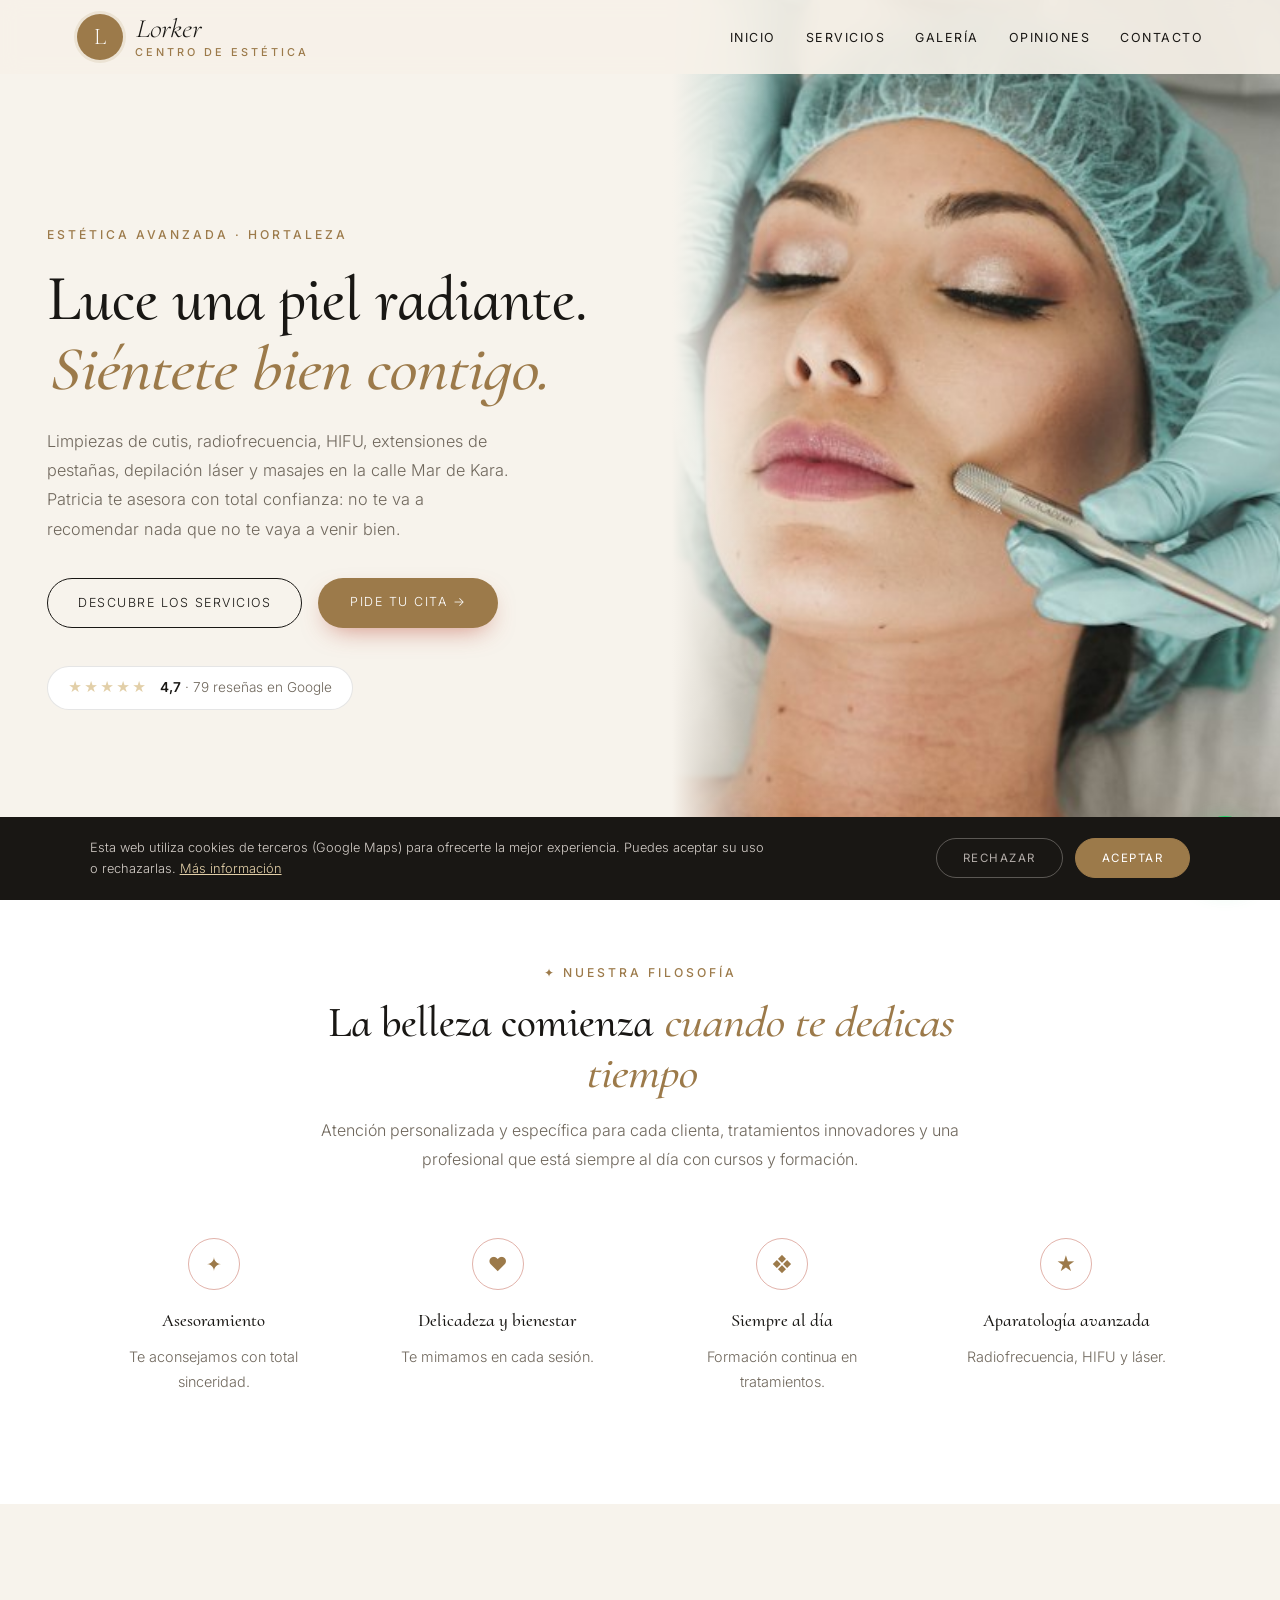
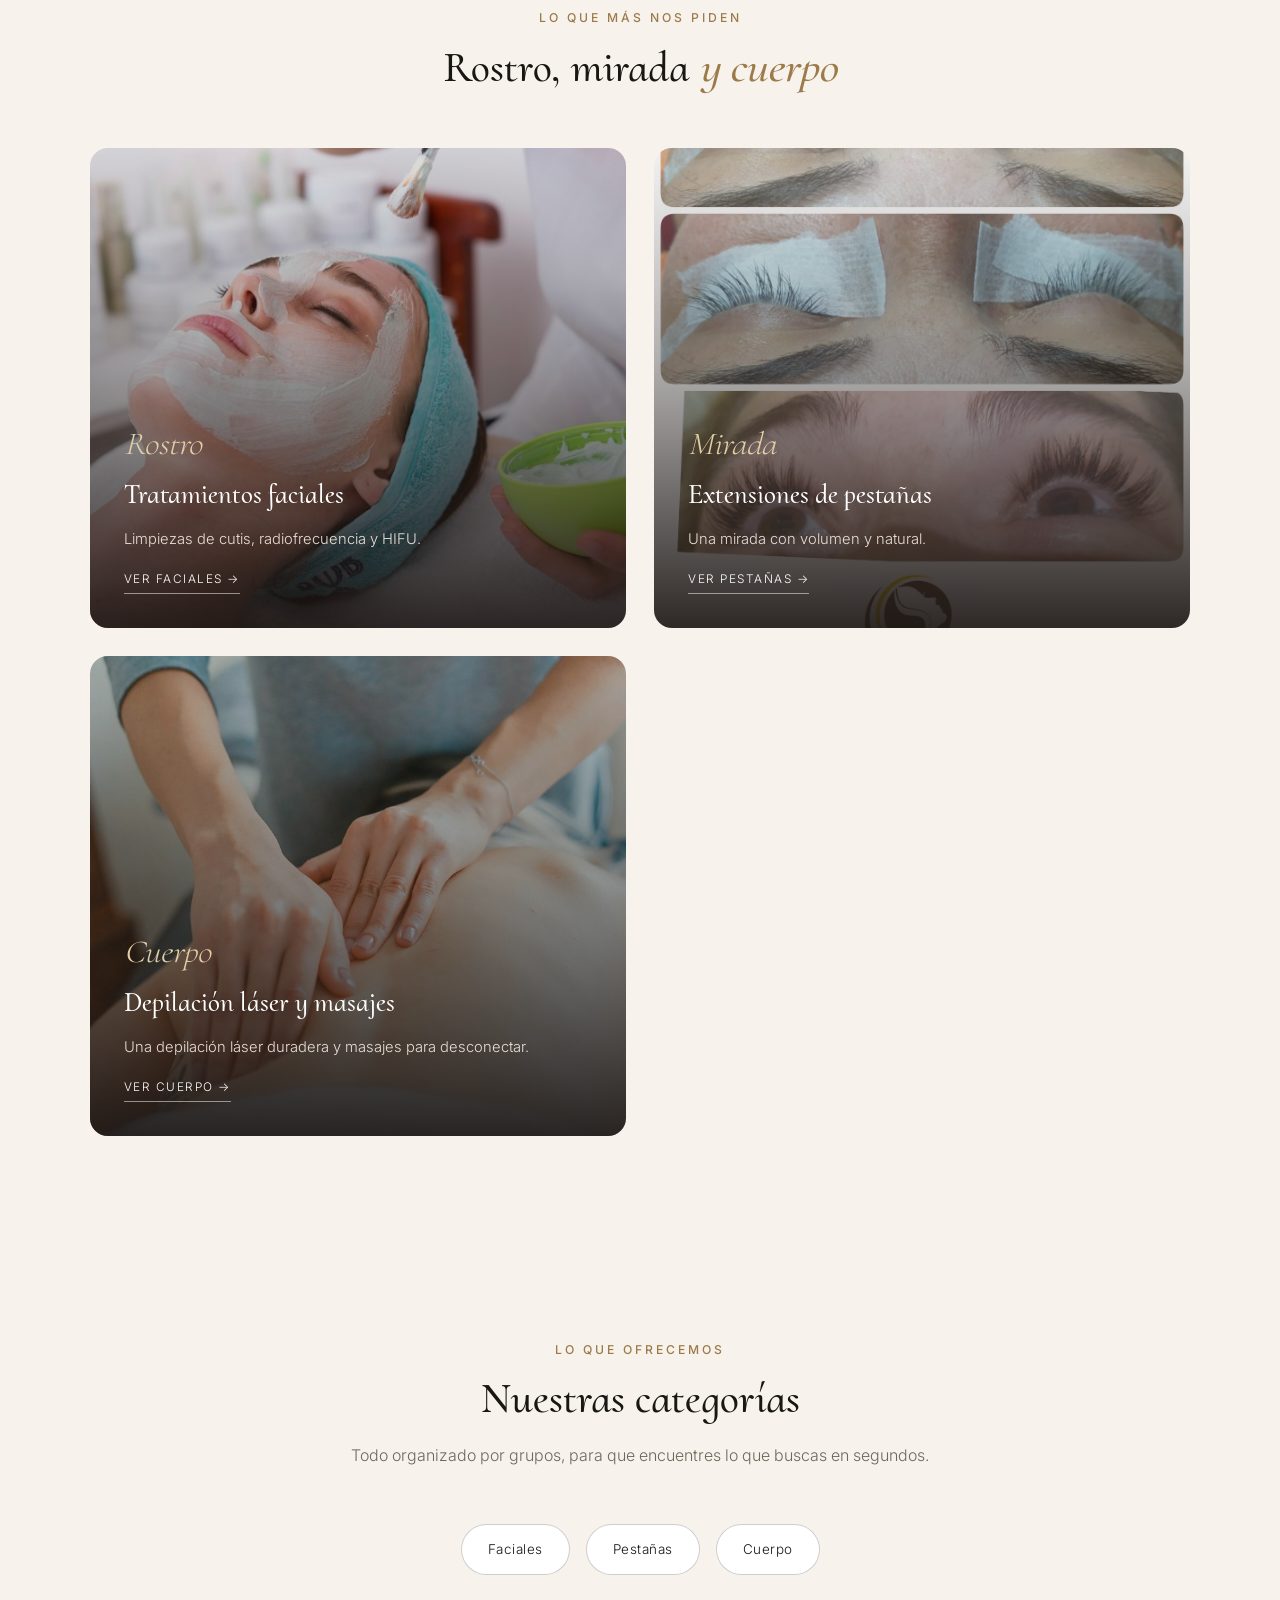
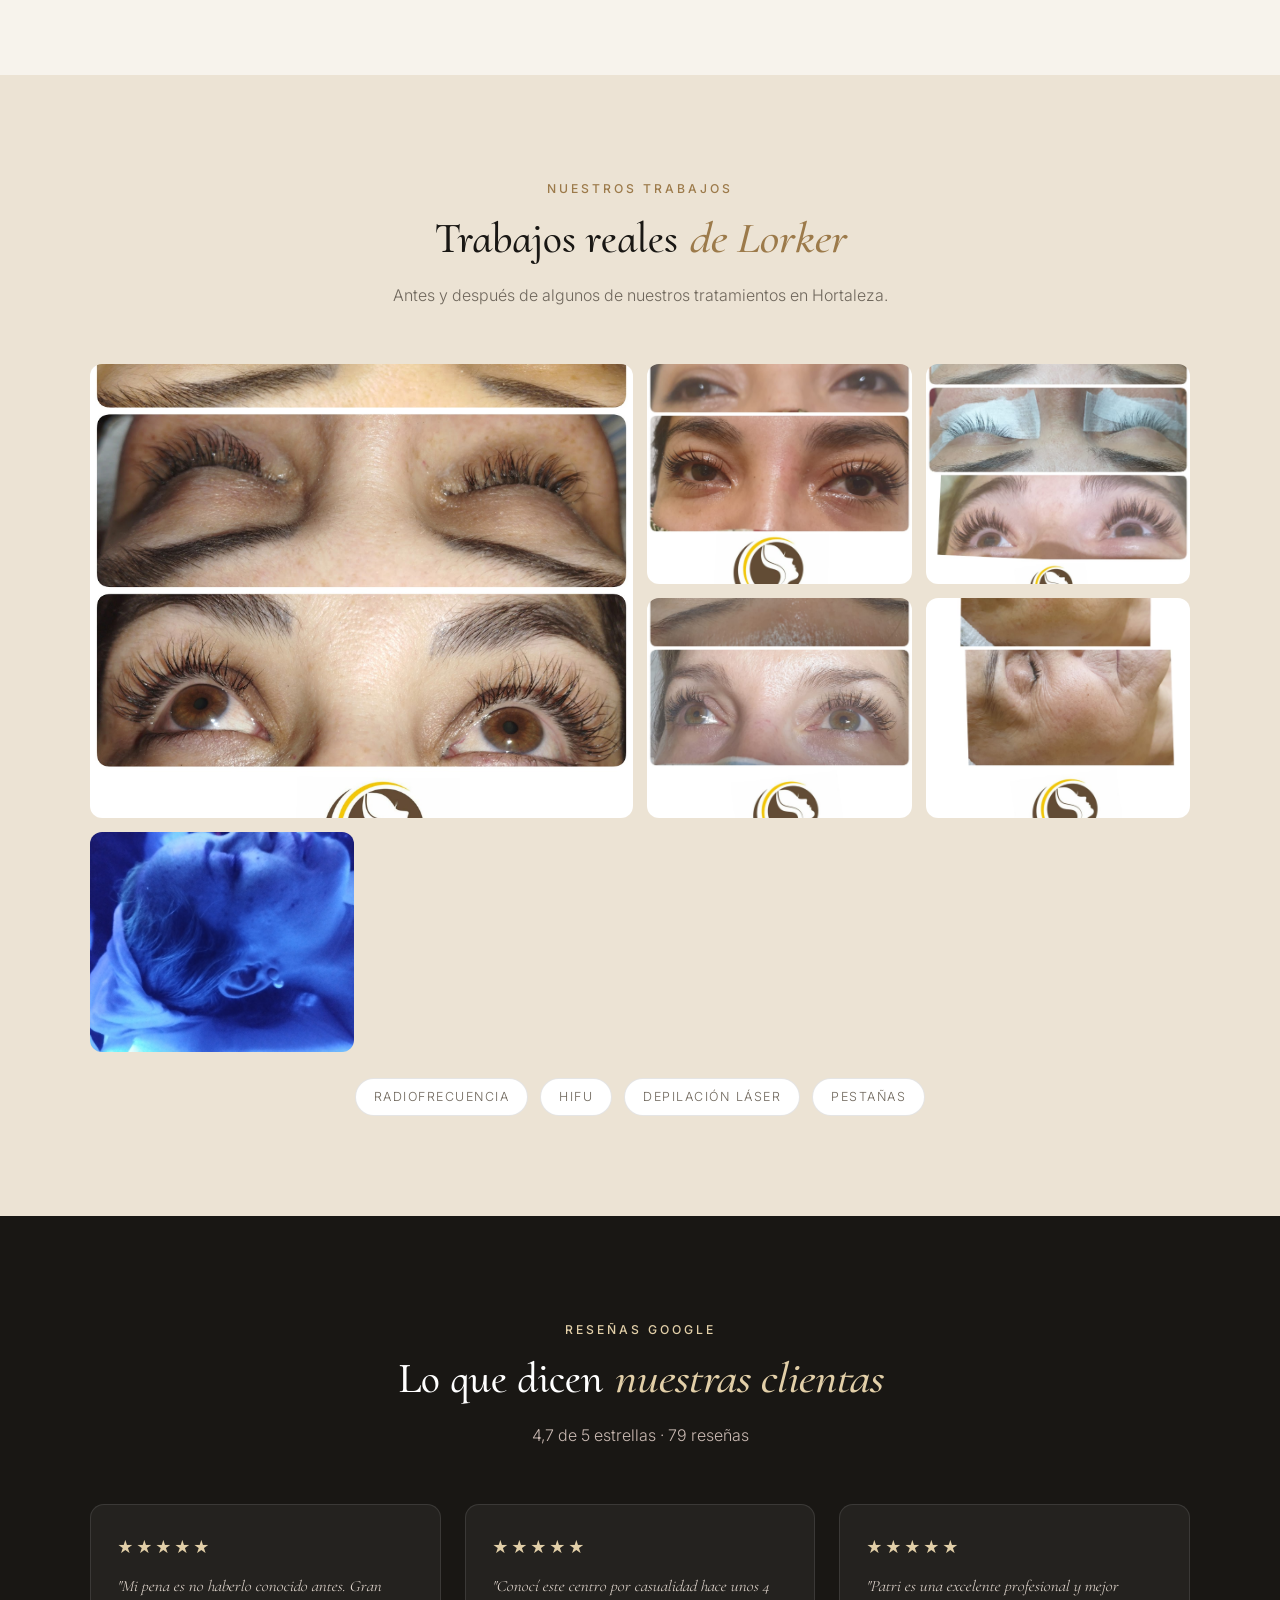
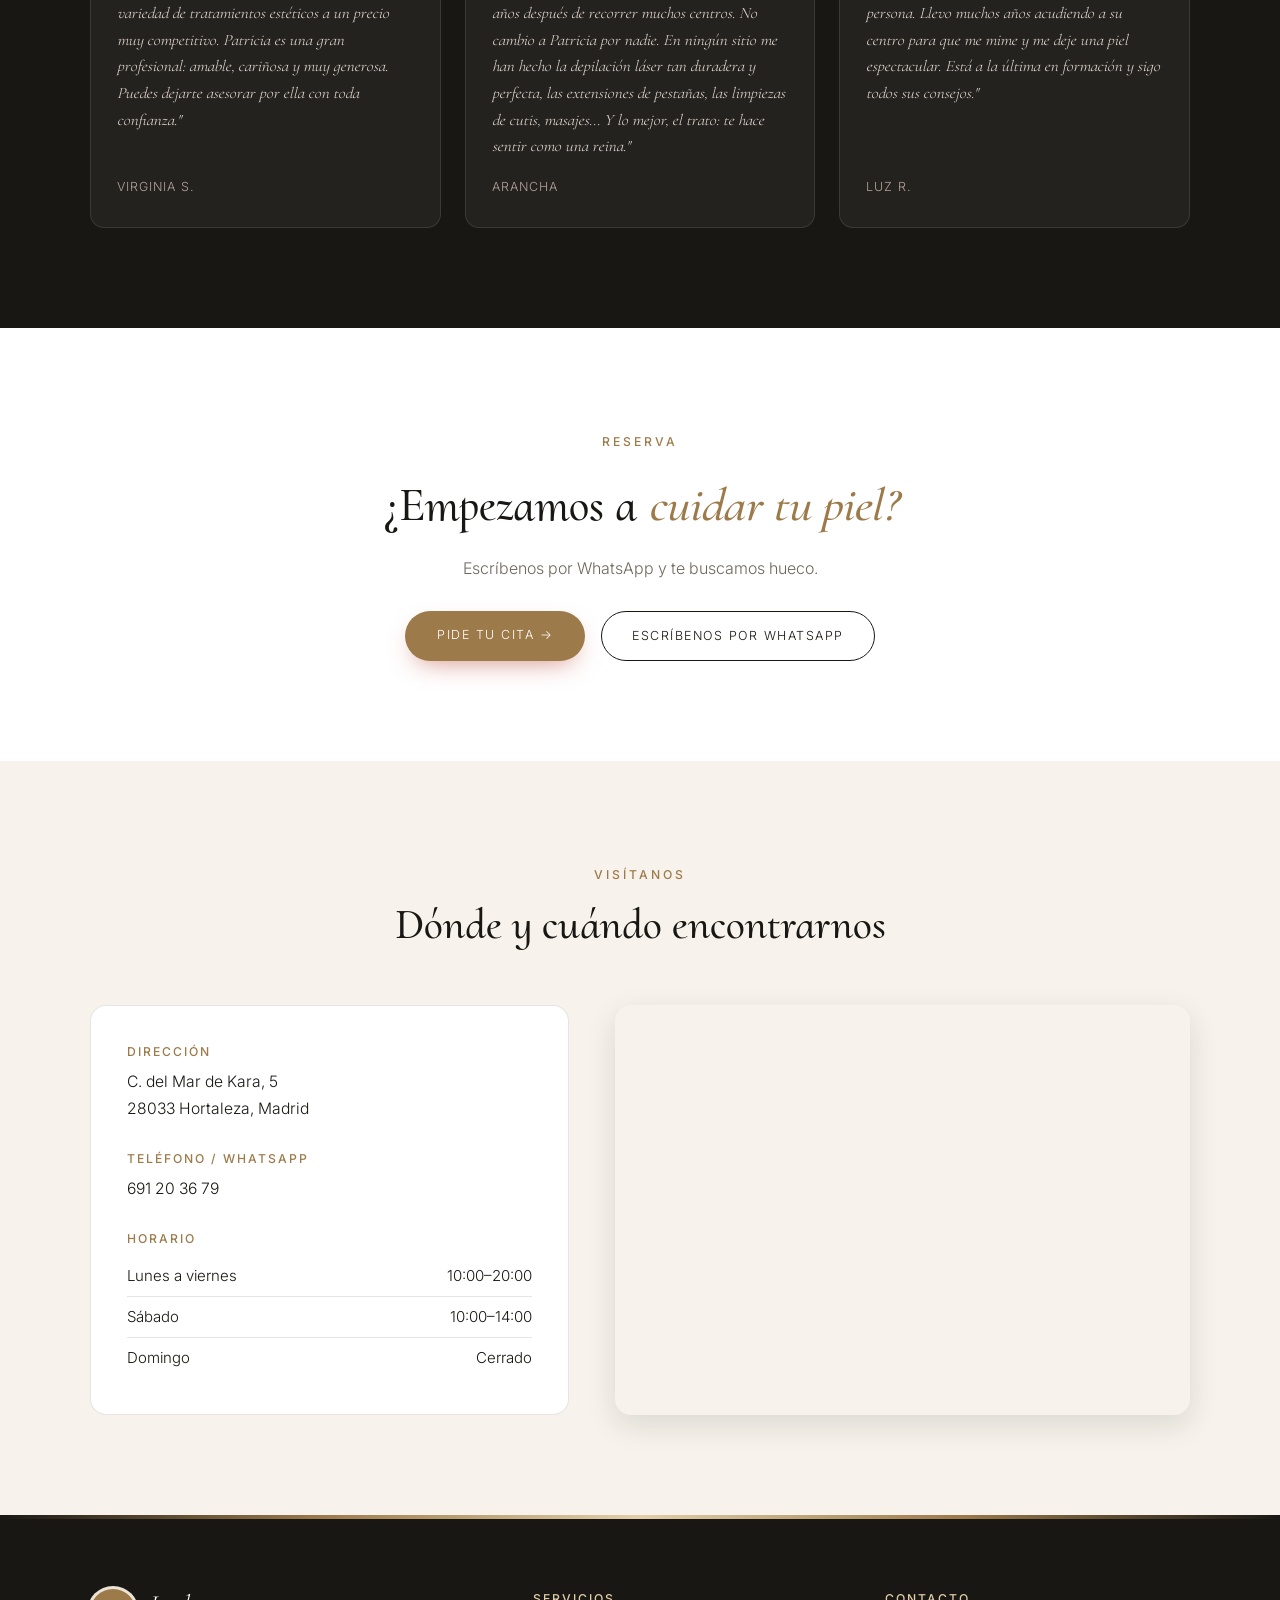
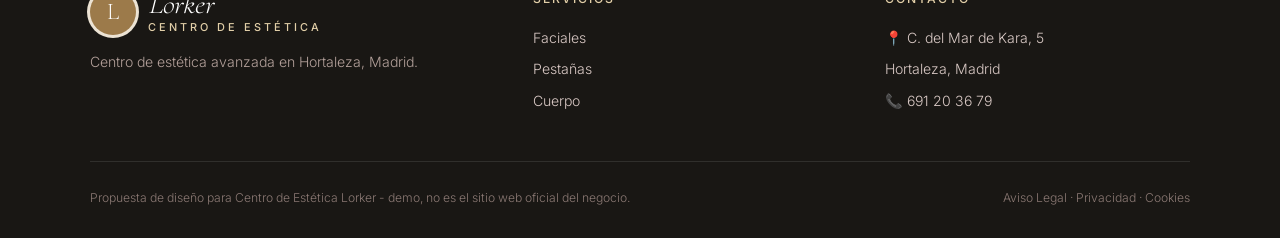
<file: index.html>
<!DOCTYPE html>
<html lang="es">
<head>
<meta charset="UTF-8">
<meta name="viewport" content="width=device-width, initial-scale=1.0">
<title>Centro de Estética Lorker — Estética avanzada, pestañas y depilación láser en Hortaleza</title>
<meta name="description" content="Centro de Estética Lorker, en C. del Mar de Kara 5, Hortaleza (Madrid). Limpiezas de cutis, radiofrecuencia, HIFU, extensiones de pestañas, depilación láser y masajes con Patricia. 4,7★ con 79 reseñas en Google.">
<meta name="theme-color" content="#191714">
<meta property="og:title" content="Centro de Estética Lorker · Hortaleza">
<meta property="og:image" content="stock_1552693673-1b.jpg">

<link rel="preconnect" href="https://fonts.googleapis.com"><link rel="preconnect" href="https://fonts.gstatic.com" crossorigin><link href="https://fonts.googleapis.com/css2?family=Cormorant+Upright:wght@500;600&family=Inter:wght@300;400;500;600&display=swap" rel="stylesheet">
<link rel="stylesheet" href="styles.css">
</head>
<body>

<header id="header">
  <a href="index.html" class="logo" aria-label="Centro de Estética Lorker, inicio"><span class="logo-mark">L</span><span class="logo-text"><span class="script">Lorker</span><small>centro de estética</small></span></a>
  <nav id="nav" aria-label="Navegación principal"><ul><li><a href="index.html#inicio">Inicio</a></li><li><a href="servicios.html">Servicios</a></li><li><a href="index.html#galeria">Galería</a></li><li><a href="index.html#opiniones">Opiniones</a></li><li><a href="index.html#contacto">Contacto</a></li></ul></nav><button class="nav-toggle" id="navToggle" aria-label="Abrir menú">☰</button>
</header>

<section class="hero" id="inicio">
  <div class="hero-text">
    <span class="eyebrow">Estética avanzada · Hortaleza</span>
    <h1>Luce una piel radiante. <em>Siéntete bien contigo.</em></h1>
    <p>Limpiezas de cutis, radiofrecuencia, HIFU, extensiones de pestañas, depilación láser y masajes en la calle Mar de Kara. Patricia te asesora con total confianza: no te va a recomendar nada que no te vaya a venir bien.</p>
    <div class="hero-ctas">
      <a href="servicios.html" class="btn-outline">Descubre los servicios</a>
      <a href="https://wa.me/34691203679?text=Hola%2C%20quiero%20pedir%20cita%20en%20el%20Centro%20de%20Est%C3%A9tica%20Lorker" class="btn-solid" target="_blank" rel="noopener">Pide tu cita →</a>
    </div>
    <a class="hero-rating" href="https://www.google.com/maps/search/?api=1&query=Centro+De+Estetica+Lorker,+Calle+del+Mar+de+Kara+5,+Madrid" target="_blank" rel="noopener"><span class="stars">★★★★★</span><span><strong>4,7</strong> · 79 reseñas en Google</span></a>
  </div>
  <div class="hero-img"><img src="stock_1552693673-1b.jpg" alt="Tratamiento facial" style="object-position:center 40%;"></div>
</section>

<section class="trust">
  <div class="section-head">
    <span class="eyebrow">✦ Nuestra filosofía</span>
    <h2>La belleza comienza <em>cuando te dedicas tiempo</em></h2>
    <p>Atención personalizada y específica para cada clienta, tratamientos innovadores y una profesional que está siempre al día con cursos y formación.</p>
  </div>
  <div class="trust-grid">
    <div class="trust-card"><span class="trust-ic">✦</span><h3>Asesoramiento</h3><p>Te aconsejamos con total sinceridad.</p></div>
    <div class="trust-card"><span class="trust-ic">♥</span><h3>Delicadeza y bienestar</h3><p>Te mimamos en cada sesión.</p></div>
    <div class="trust-card"><span class="trust-ic">❖</span><h3>Siempre al día</h3><p>Formación continua en tratamientos.</p></div>
    <div class="trust-card"><span class="trust-ic">★</span><h3>Aparatología avanzada</h3><p>Radiofrecuencia, HIFU y láser.</p></div>
  </div>
</section>

<section class="worlds">
  <div class="section-head">
    <span class="eyebrow">Lo que más nos piden</span>
    <h2>Rostro, mirada <em>y cuerpo</em></h2>
  </div>
  <div class="worlds-grid">
    <a href="servicios.html#facial" class="world-card"><img src="stock_1616394584738.jpg" alt="Tratamientos faciales"><div class="world-text"><span class="script">Rostro</span><h3>Tratamientos faciales</h3><p>Limpiezas de cutis, radiofrecuencia y HIFU.</p><span class="world-link">Ver faciales →</span></div></a>
    <a href="servicios.html#pestanas" class="world-card"><img src="maps_08.jpg" alt="Extensiones de pestañas"><div class="world-text"><span class="script">Mirada</span><h3>Extensiones de pestañas</h3><p>Una mirada con volumen y natural.</p><span class="world-link">Ver pestañas →</span></div></a>
    <a href="servicios.html#cuerpo" class="world-card"><img src="stock_1519823551278.jpg" alt="Depilación láser y masajes"><div class="world-text"><span class="script">Cuerpo</span><h3>Depilación láser y masajes</h3><p>Una depilación láser duradera y masajes para desconectar.</p><span class="world-link">Ver cuerpo →</span></div></a>
  </div>
</section>

<section>
  <div class="section-head">
    <span class="eyebrow">Lo que ofrecemos</span>
    <h2>Nuestras categorías</h2>
    <p>Todo organizado por grupos, para que encuentres lo que buscas en segundos.</p>
  </div>
  <div class="cat-pills">
    <a href="servicios.html#facial" class="cat-pill">Faciales</a>
    <a href="servicios.html#pestanas" class="cat-pill">Pestañas</a>
    <a href="servicios.html#cuerpo" class="cat-pill">Cuerpo</a>
  </div>
</section>

<section class="gallery-wrap" id="galeria">
  <div class="section-head">
    <span class="eyebrow">Nuestros trabajos</span>
    <h2>Trabajos reales <em>de Lorker</em></h2>
    <p>Antes y después de algunos de nuestros tratamientos en Hortaleza.</p>
  </div>
  <div class="gallery">
    <figure class="big"><img src="maps_02.jpg" alt="Extensiones de pestañas en Centro de Estética Lorker, antes y después" loading="lazy"></figure>
    <figure><img src="maps_03.jpg" alt="Pestañas antes y después" loading="lazy"></figure>
    <figure><img src="maps_08.jpg" alt="Proceso de extensiones de pestañas" loading="lazy"></figure>
    <figure><img src="maps_10.jpg" alt="Extensiones de pestañas, resultado" loading="lazy"></figure>
    <figure><img src="maps_09.jpg" alt="Tratamiento facial, antes y después" loading="lazy"></figure>
    <figure><img src="maps_01.jpg" alt="Tratamiento facial en cabina" loading="lazy"></figure>
  </div>
  <div class="brands"><span>Radiofrecuencia</span><span>HIFU</span><span>Depilación láser</span><span>Pestañas</span></div>
</section>

<section class="reviews-wrap" id="opiniones">
  <div class="section-head">
    <span class="eyebrow">Reseñas Google</span>
    <h2>Lo que dicen <em>nuestras clientas</em></h2>
    <p>4,7 de 5 estrellas · 79 reseñas</p>
  </div>
  <div class="review-grid">
    <div class="review-card"><div class="stars">★★★★★</div><p>"Mi pena es no haberlo conocido antes. Gran variedad de tratamientos estéticos a un precio muy competitivo. Patricia es una gran profesional: amable, cariñosa y muy generosa. Puedes dejarte asesorar por ella con toda confianza."</p><cite>Virginia S.</cite></div>
    <div class="review-card"><div class="stars">★★★★★</div><p>"Conocí este centro por casualidad hace unos 4 años después de recorrer muchos centros. No cambio a Patricia por nadie. En ningún sitio me han hecho la depilación láser tan duradera y perfecta, las extensiones de pestañas, las limpiezas de cutis, masajes... Y lo mejor, el trato: te hace sentir como una reina."</p><cite>Arancha</cite></div>
    <div class="review-card"><div class="stars">★★★★★</div><p>"Patri es una excelente profesional y mejor persona. Llevo muchos años acudiendo a su centro para que me mime y me deje una piel espectacular. Está a la última en formación y sigo todos sus consejos."</p><cite>Luz R.</cite></div>
  </div>
</section>

<section class="cta-section">
  <span class="eyebrow">Reserva</span>
  <h2>¿Empezamos a <em>cuidar tu piel?</em></h2>
  <p>Escríbenos por WhatsApp y te buscamos hueco.</p>
  <div class="cta-row">
    <a href="https://wa.me/34691203679?text=Hola%2C%20quiero%20pedir%20cita%20en%20el%20Centro%20de%20Est%C3%A9tica%20Lorker" class="btn-solid" target="_blank" rel="noopener">Pide tu cita →</a>
    <a href="https://wa.me/34691203679?text=Hola%2C%20quiero%20pedir%20cita%20en%20el%20Centro%20de%20Est%C3%A9tica%20Lorker" class="btn-outline" target="_blank" rel="noopener">Escríbenos por WhatsApp</a>
  </div>
</section>

<section class="contact-section" id="contacto">
  <div class="section-head">
    <span class="eyebrow">Visítanos</span>
    <h2>Dónde y cuándo encontrarnos</h2>
  </div>
  <div class="contact-grid">
    <div class="contact-info">
      <div class="contact-block"><h3>Dirección</h3><p>C. del Mar de Kara, 5<br>28033 Hortaleza, Madrid</p></div>
      <div class="contact-block"><h3>Teléfono / WhatsApp</h3><p><a href="tel:+34691203679">691 20 36 79</a></p></div>
      <div class="contact-block"><h3>Horario</h3><ul class="hours-list"><li><span>Lunes a viernes</span><span>10:00–20:00</span></li><li><span>Sábado</span><span>10:00–14:00</span></li><li><span>Domingo</span><span>Cerrado</span></li></ul></div>
      
    </div>
    <div class="contact-map">
      <iframe title="Mapa de Centro de Estética Lorker" src="https://www.google.com/maps?q=Centro+De+Estetica+Lorker,+Calle+del+Mar+de+Kara+5,+Madrid&output=embed" width="100%" height="100%" style="border:0;" allowfullscreen="" loading="lazy" referrerpolicy="no-referrer-when-downgrade"></iframe>
    </div>
  </div>
</section>

<footer>
  <div class="footer-grid">
    <div class="footer-brand">
      <a href="index.html" class="logo light"><span class="logo-mark">L</span><span class="logo-text"><span class="script">Lorker</span><small>centro de estética</small></span></a>
      <p>Centro de estética avanzada en Hortaleza, Madrid.</p>
    </div>
    <div><h4>Servicios</h4><ul><li><a href="servicios.html#facial">Faciales</a></li><li><a href="servicios.html#pestanas">Pestañas</a></li><li><a href="servicios.html#cuerpo">Cuerpo</a></li></ul></div>
    <div><h4>Contacto</h4><ul><li>📍 C. del Mar de Kara, 5</li><li>Hortaleza, Madrid</li><li>📞 <a href="tel:+34691203679">691 20 36 79</a></li></ul></div>
  </div>
  <div class="footer-bottom">
    <span>Propuesta de diseño para Centro de Estética Lorker - demo, no es el sitio web oficial del negocio.</span>
    <span><a href="aviso-legal.html">Aviso Legal</a> &middot; <a href="politica-privacidad.html">Privacidad</a> &middot; <a href="politica-cookies.html">Cookies</a></span>
  </div>
</footer>

<div id="cookie-banner" class="cookie-banner"><p>Esta web utiliza cookies de terceros (Google Maps) para ofrecerte la mejor experiencia. Puedes aceptar su uso o rechazarlas. <a href="politica-cookies.html">Más información</a></p><div class="cookie-actions"><button onclick="setCookieChoice('rejected')" class="ck-reject">Rechazar</button><button onclick="setCookieChoice('accepted')" class="ck-accept">Aceptar</button></div></div>
<div class="social-fabs"><a class="wa-fab" href="https://wa.me/34691203679?text=Hola%2C%20quiero%20pedir%20cita%20en%20el%20Centro%20de%20Est%C3%A9tica%20Lorker" target="_blank" rel="noopener" aria-label="Escribir por WhatsApp"><svg width="28" height="28" viewBox="0 0 24 24" fill="white"><path d="M17.5 14.4c-.3-.1-1.8-.9-2-1s-.5-.1-.7.1-.8 1-.9 1.2-.3.2-.6.1a8.2 8.2 0 0 1-2.4-1.5 9 9 0 0 1-1.7-2.1c-.2-.3 0-.5.1-.6l.4-.5.3-.5v-.5l-.9-2.2c-.2-.6-.5-.5-.7-.5h-.6a1.1 1.1 0 0 0-.8.4 3.4 3.4 0 0 0-1 2.5 5.9 5.9 0 0 0 1.2 3.1 13.5 13.5 0 0 0 5.2 4.6c2.6 1 2.6.7 3.1.6a2.6 2.6 0 0 0 1.7-1.2 2.1 2.1 0 0 0 .2-1.2c-.1-.1-.3-.2-.6-.3ZM12 21.8a9.8 9.8 0 0 1-5-1.4l-.4-.2-3.7 1 1-3.6-.2-.4A9.8 9.8 0 1 1 12 21.8Zm8.4-18.3A11.8 11.8 0 0 0 1.8 17.7L.2 23.8l6.3-1.6a11.8 11.8 0 0 0 5.6 1.4A11.8 11.8 0 0 0 20.4 3.5Z"/></svg></a></div>
<script src="main.js"></script>
</body>
</html>
</file>
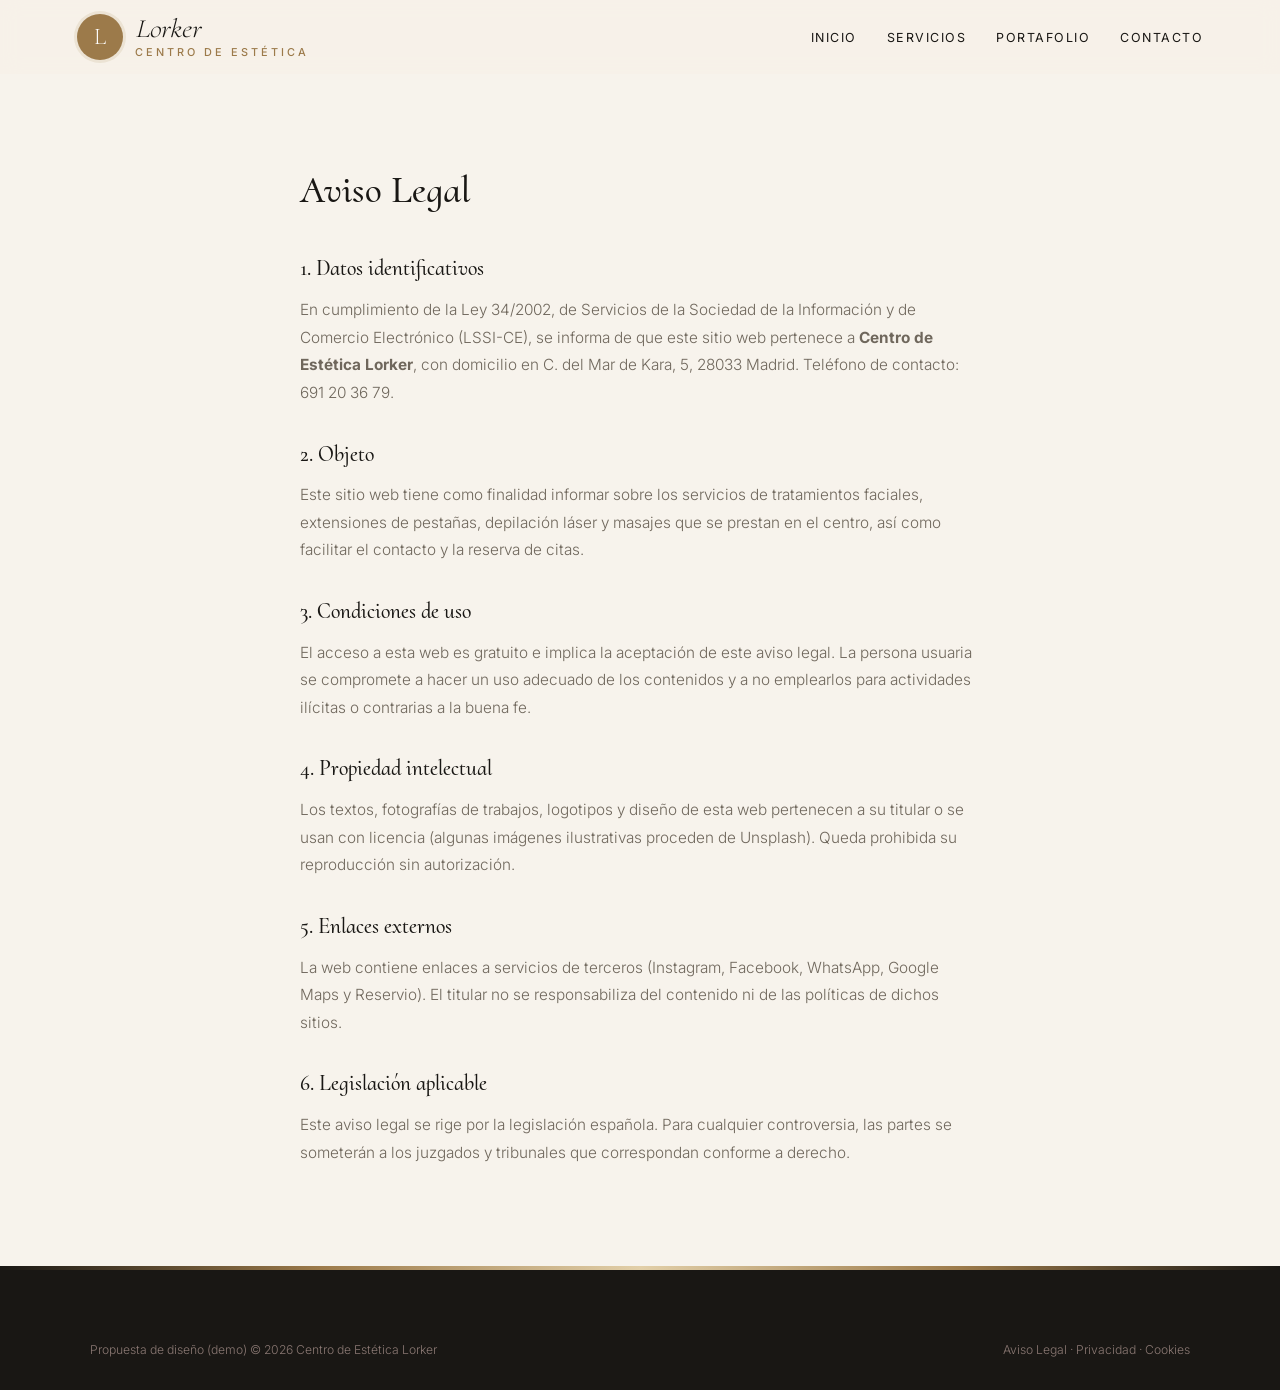
<file: aviso-legal.html>
<!DOCTYPE html>
<html lang="es">
<head>
<meta charset="UTF-8">
<meta name="viewport" content="width=device-width, initial-scale=1.0">
<title>Aviso Legal — Centro de Estética Lorker</title>
<meta name="robots" content="noindex">

<link rel="preconnect" href="https://fonts.googleapis.com">
<link href="https://fonts.googleapis.com/css2?family=Cormorant+Upright:wght@500;600&family=Inter:wght@300;400;500;600&display=swap" rel="stylesheet">
<link rel="stylesheet" href="styles.css">
</head>
<body>
<header id="header" class="scrolled">
  <a href="index.html" class="logo" aria-label="Centro de Estética Lorker, inicio">
    <span class="logo-mark">L</span>
    <span class="logo-text"><span class="script">Lorker</span><small>centro de estética</small></span>
  </a>
  <nav id="nav" aria-label="Navegación principal">
    <ul>
      <li><a href="index.html#inicio">Inicio</a></li>
      <li><a href="servicios.html">Servicios</a></li>
      <li><a href="portafolio.html">Portafolio</a></li>
      <li><a href="index.html#contacto">Contacto</a></li>
    </ul>
  </nav>
  <button class="nav-toggle" id="navToggle" aria-label="Abrir menú">☰</button>
</header>
<main class="legal"><h1>Aviso Legal</h1>
<h2>1. Datos identificativos</h2>
<p>En cumplimiento de la Ley 34/2002, de Servicios de la Sociedad de la Información y de Comercio Electrónico (LSSI-CE), se informa de que este sitio web pertenece a <strong>Centro de Estética Lorker</strong>, con domicilio en C. del Mar de Kara, 5, 28033 Madrid. Teléfono de contacto: 691 20 36 79.</p>
<h2>2. Objeto</h2>
<p>Este sitio web tiene como finalidad informar sobre los servicios de tratamientos faciales, extensiones de pestañas, depilación láser y masajes que se prestan en el centro, así como facilitar el contacto y la reserva de citas.</p>
<h2>3. Condiciones de uso</h2>
<p>El acceso a esta web es gratuito e implica la aceptación de este aviso legal. La persona usuaria se compromete a hacer un uso adecuado de los contenidos y a no emplearlos para actividades ilícitas o contrarias a la buena fe.</p>
<h2>4. Propiedad intelectual</h2>
<p>Los textos, fotografías de trabajos, logotipos y diseño de esta web pertenecen a su titular o se usan con licencia (algunas imágenes ilustrativas proceden de Unsplash). Queda prohibida su reproducción sin autorización.</p>
<h2>5. Enlaces externos</h2>
<p>La web contiene enlaces a servicios de terceros (Instagram, Facebook, WhatsApp, Google Maps y Reservio). El titular no se responsabiliza del contenido ni de las políticas de dichos sitios.</p>
<h2>6. Legislación aplicable</h2>
<p>Este aviso legal se rige por la legislación española. Para cualquier controversia, las partes se someterán a los juzgados y tribunales que correspondan conforme a derecho.</p></main>
<footer>
  <div class="footer-bottom" style="margin-top:0">
    <span>Propuesta de diseño (demo) © 2026 Centro de Estética Lorker</span>
    <span><a href="aviso-legal.html">Aviso Legal</a> &middot; <a href="politica-privacidad.html">Privacidad</a> &middot; <a href="politica-cookies.html">Cookies</a></span>
  </div>
</footer>
<script src="main.js"></script>
</body>
</html>
</file>
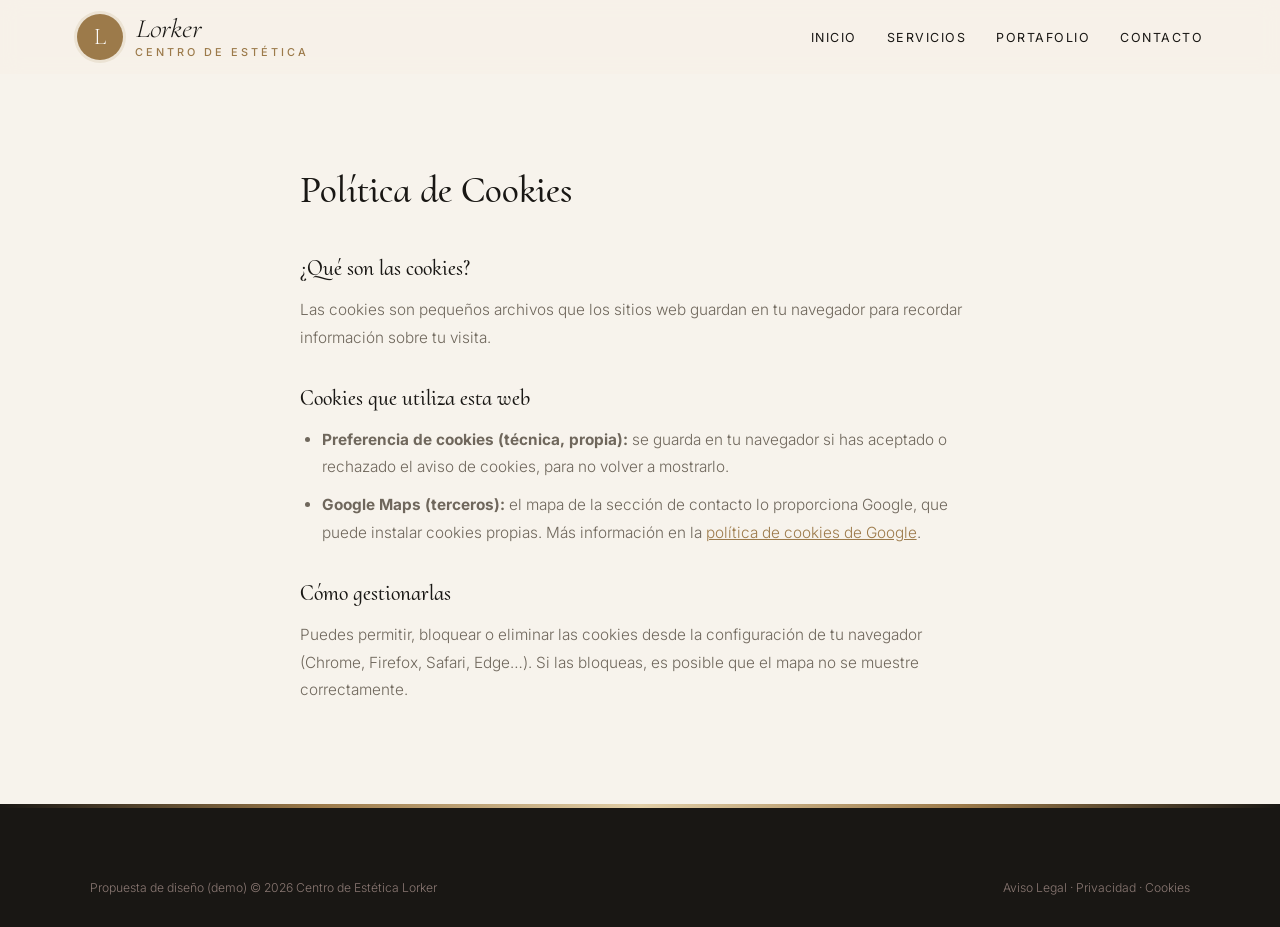
<file: politica-cookies.html>
<!DOCTYPE html>
<html lang="es">
<head>
<meta charset="UTF-8">
<meta name="viewport" content="width=device-width, initial-scale=1.0">
<title>Política de Cookies — Centro de Estética Lorker</title>
<meta name="robots" content="noindex">

<link rel="preconnect" href="https://fonts.googleapis.com">
<link href="https://fonts.googleapis.com/css2?family=Cormorant+Upright:wght@500;600&family=Inter:wght@300;400;500;600&display=swap" rel="stylesheet">
<link rel="stylesheet" href="styles.css">
</head>
<body>
<header id="header" class="scrolled">
  <a href="index.html" class="logo" aria-label="Centro de Estética Lorker, inicio">
    <span class="logo-mark">L</span>
    <span class="logo-text"><span class="script">Lorker</span><small>centro de estética</small></span>
  </a>
  <nav id="nav" aria-label="Navegación principal">
    <ul>
      <li><a href="index.html#inicio">Inicio</a></li>
      <li><a href="servicios.html">Servicios</a></li>
      <li><a href="portafolio.html">Portafolio</a></li>
      <li><a href="index.html#contacto">Contacto</a></li>
    </ul>
  </nav>
  <button class="nav-toggle" id="navToggle" aria-label="Abrir menú">☰</button>
</header>
<main class="legal"><h1>Política de Cookies</h1>
<h2>¿Qué son las cookies?</h2>
<p>Las cookies son pequeños archivos que los sitios web guardan en tu navegador para recordar información sobre tu visita.</p>
<h2>Cookies que utiliza esta web</h2>
<ul>
<li><strong>Preferencia de cookies (técnica, propia):</strong> se guarda en tu navegador si has aceptado o rechazado el aviso de cookies, para no volver a mostrarlo.</li>
<li><strong>Google Maps (terceros):</strong> el mapa de la sección de contacto lo proporciona Google, que puede instalar cookies propias. Más información en la <a href="https://policies.google.com/technologies/cookies" target="_blank" rel="noopener">política de cookies de Google</a>.</li>
</ul>
<h2>Cómo gestionarlas</h2>
<p>Puedes permitir, bloquear o eliminar las cookies desde la configuración de tu navegador (Chrome, Firefox, Safari, Edge…). Si las bloqueas, es posible que el mapa no se muestre correctamente.</p></main>
<footer>
  <div class="footer-bottom" style="margin-top:0">
    <span>Propuesta de diseño (demo) © 2026 Centro de Estética Lorker</span>
    <span><a href="aviso-legal.html">Aviso Legal</a> &middot; <a href="politica-privacidad.html">Privacidad</a> &middot; <a href="politica-cookies.html">Cookies</a></span>
  </div>
</footer>
<script src="main.js"></script>
</body>
</html>
</file>
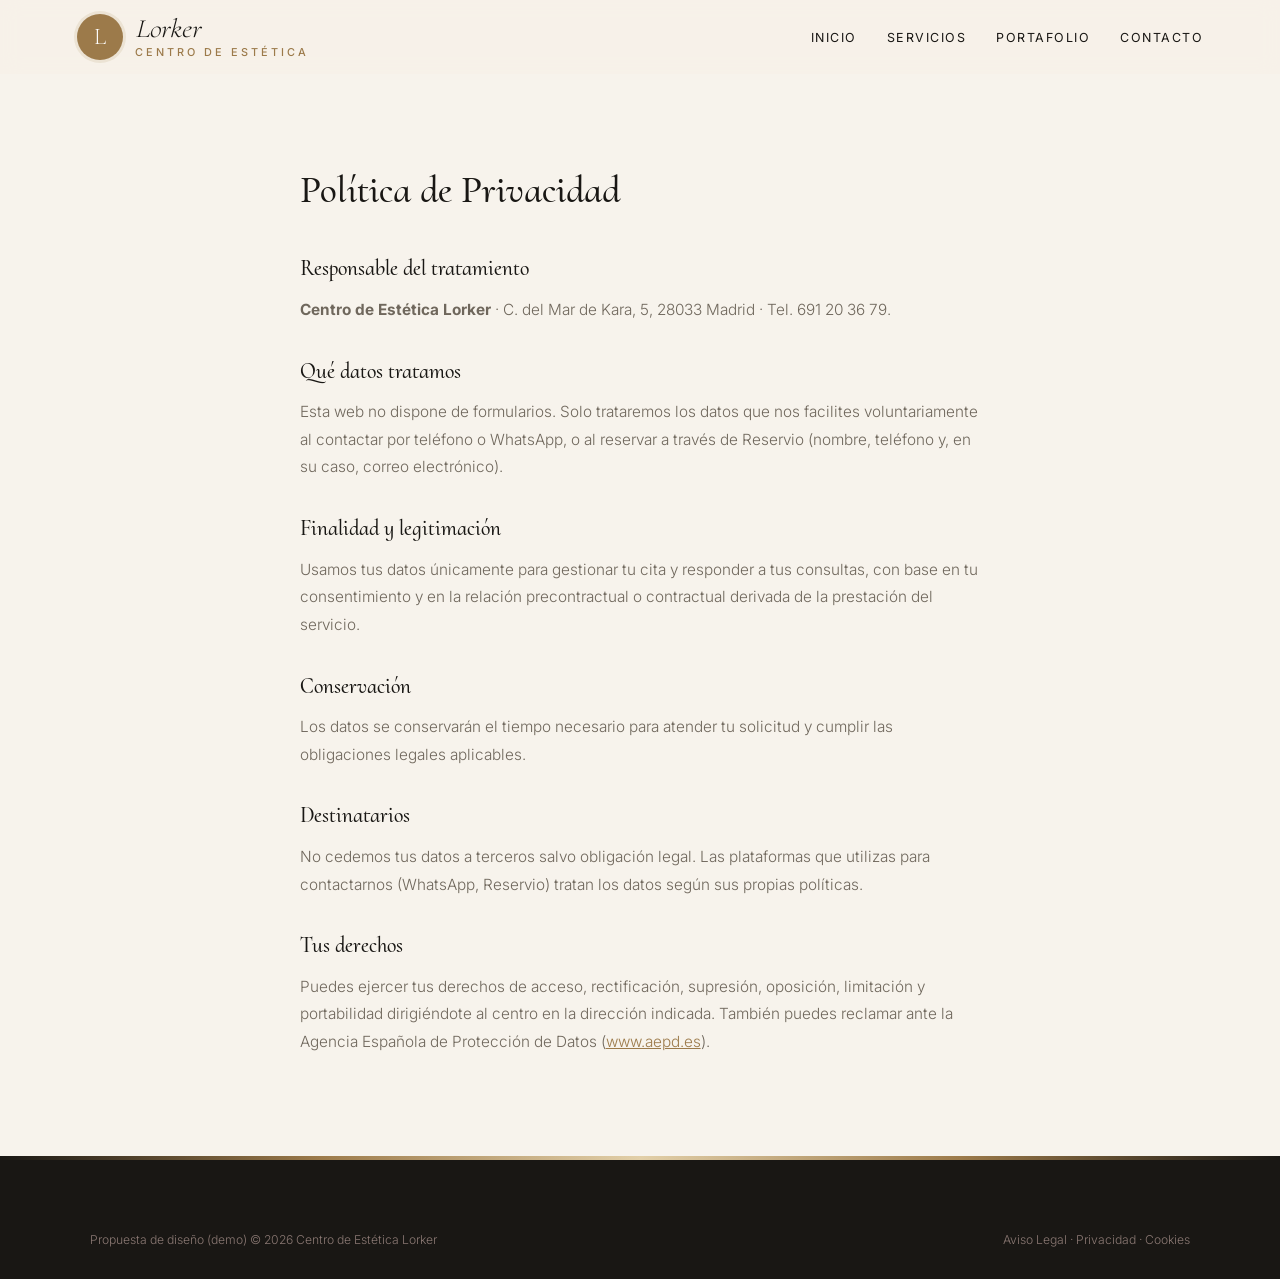
<file: politica-privacidad.html>
<!DOCTYPE html>
<html lang="es">
<head>
<meta charset="UTF-8">
<meta name="viewport" content="width=device-width, initial-scale=1.0">
<title>Política de Privacidad — Centro de Estética Lorker</title>
<meta name="robots" content="noindex">

<link rel="preconnect" href="https://fonts.googleapis.com">
<link href="https://fonts.googleapis.com/css2?family=Cormorant+Upright:wght@500;600&family=Inter:wght@300;400;500;600&display=swap" rel="stylesheet">
<link rel="stylesheet" href="styles.css">
</head>
<body>
<header id="header" class="scrolled">
  <a href="index.html" class="logo" aria-label="Centro de Estética Lorker, inicio">
    <span class="logo-mark">L</span>
    <span class="logo-text"><span class="script">Lorker</span><small>centro de estética</small></span>
  </a>
  <nav id="nav" aria-label="Navegación principal">
    <ul>
      <li><a href="index.html#inicio">Inicio</a></li>
      <li><a href="servicios.html">Servicios</a></li>
      <li><a href="portafolio.html">Portafolio</a></li>
      <li><a href="index.html#contacto">Contacto</a></li>
    </ul>
  </nav>
  <button class="nav-toggle" id="navToggle" aria-label="Abrir menú">☰</button>
</header>
<main class="legal"><h1>Política de Privacidad</h1>
<h2>Responsable del tratamiento</h2>
<p><strong>Centro de Estética Lorker</strong> · C. del Mar de Kara, 5, 28033 Madrid · Tel. 691 20 36 79.</p>
<h2>Qué datos tratamos</h2>
<p>Esta web no dispone de formularios. Solo trataremos los datos que nos facilites voluntariamente al contactar por teléfono o WhatsApp, o al reservar a través de Reservio (nombre, teléfono y, en su caso, correo electrónico).</p>
<h2>Finalidad y legitimación</h2>
<p>Usamos tus datos únicamente para gestionar tu cita y responder a tus consultas, con base en tu consentimiento y en la relación precontractual o contractual derivada de la prestación del servicio.</p>
<h2>Conservación</h2>
<p>Los datos se conservarán el tiempo necesario para atender tu solicitud y cumplir las obligaciones legales aplicables.</p>
<h2>Destinatarios</h2>
<p>No cedemos tus datos a terceros salvo obligación legal. Las plataformas que utilizas para contactarnos (WhatsApp, Reservio) tratan los datos según sus propias políticas.</p>
<h2>Tus derechos</h2>
<p>Puedes ejercer tus derechos de acceso, rectificación, supresión, oposición, limitación y portabilidad dirigiéndote al centro en la dirección indicada. También puedes reclamar ante la Agencia Española de Protección de Datos (<a href="https://www.aepd.es" target="_blank" rel="noopener">www.aepd.es</a>).</p></main>
<footer>
  <div class="footer-bottom" style="margin-top:0">
    <span>Propuesta de diseño (demo) © 2026 Centro de Estética Lorker</span>
    <span><a href="aviso-legal.html">Aviso Legal</a> &middot; <a href="politica-privacidad.html">Privacidad</a> &middot; <a href="politica-cookies.html">Cookies</a></span>
  </div>
</footer>
<script src="main.js"></script>
</body>
</html>
</file>
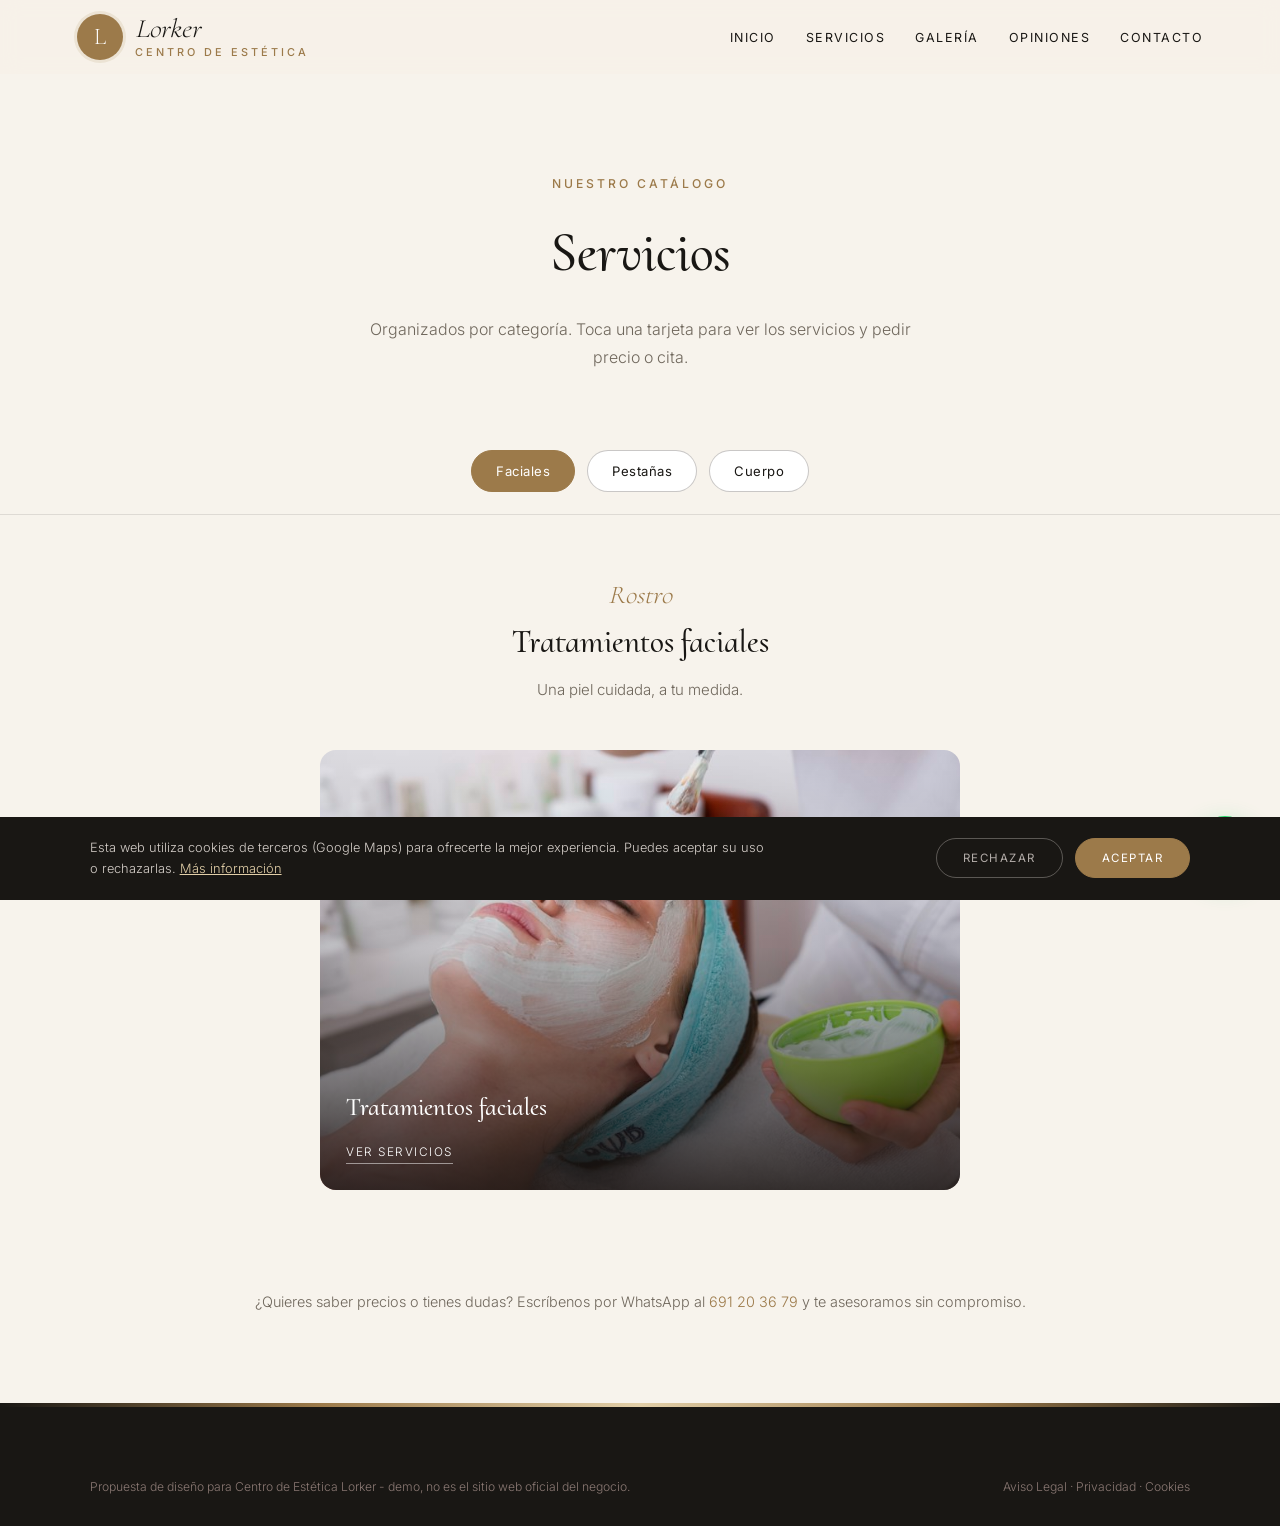
<file: servicios.html>
<!DOCTYPE html>
<html lang="es">
<head>
<meta charset="UTF-8">
<meta name="viewport" content="width=device-width, initial-scale=1.0">
<title>Servicios — Centro de Estética Lorker · Hortaleza</title>
<meta name="description" content="Servicios de Centro de Estética Lorker en Hortaleza.">

<link rel="preconnect" href="https://fonts.googleapis.com"><link rel="preconnect" href="https://fonts.gstatic.com" crossorigin><link href="https://fonts.googleapis.com/css2?family=Cormorant+Upright:wght@500;600&family=Inter:wght@300;400;500;600&display=swap" rel="stylesheet">
<link rel="stylesheet" href="styles.css">
</head>
<body>

<header id="header" class="scrolled">
  <a href="index.html" class="logo" aria-label="Centro de Estética Lorker, inicio"><span class="logo-mark">L</span><span class="logo-text"><span class="script">Lorker</span><small>centro de estética</small></span></a>
  <nav id="nav" aria-label="Navegación principal"><ul><li><a href="index.html#inicio">Inicio</a></li><li><a href="servicios.html">Servicios</a></li><li><a href="index.html#galeria">Galería</a></li><li><a href="index.html#opiniones">Opiniones</a></li><li><a href="index.html#contacto">Contacto</a></li></ul></nav><button class="nav-toggle" id="navToggle" aria-label="Abrir menú">☰</button>
</header>

<div class="page-hero">
  <span class="eyebrow">Nuestro catálogo</span>
  <h1>Servicios</h1>
  <p>Organizados por categoría. Toca una tarjeta para ver los servicios y pedir precio o cita.</p>
</div>

<div class="tabs">
  <button class="tab-btn active" data-tab="facial">Faciales</button>
  <button class="tab-btn" data-tab="pestanas">Pestañas</button>
  <button class="tab-btn" data-tab="cuerpo">Cuerpo</button>
  
</div>

<div class="tab-panel active" id="facial">
  <div class="tab-intro"><span class="script">Rostro</span><h2>Tratamientos faciales</h2><p>Una piel cuidada, a tu medida.</p></div>
  <div class="cat-grid single">
    <div class="cat-card" onclick="openModal('facial')"><img src="stock_1616394584738.jpg" alt="Tratamientos faciales" loading="lazy"><div class="cat-card-text"><h3>Tratamientos faciales</h3><span>Ver servicios</span></div></div>
  </div>
</div>

<div class="tab-panel" id="pestanas">
  <div class="tab-intro"><span class="script">Mirada</span><h2>Extensiones de pestañas</h2><p>Volumen y naturalidad.</p></div>
  <div class="cat-grid single">
    <div class="cat-card" onclick="openModal('pestanas')"><img src="maps_08.jpg" alt="Pestañas" loading="lazy"><div class="cat-card-text"><h3>Pestañas</h3><span>Ver servicios</span></div></div>
  </div>
</div>

<div class="tab-panel" id="cuerpo">
  <div class="tab-intro"><span class="script">Cuerpo</span><h2>Depilación láser y masajes</h2><p>Para sentirte bien.</p></div>
  <div class="cat-grid single">
    <div class="cat-card" onclick="openModal('cuerpo')"><img src="stock_1519823551278.jpg" alt="Cuerpo" loading="lazy"><div class="cat-card-text"><h3>Cuerpo</h3><span>Ver servicios</span></div></div>
  </div>
</div>


<p class="services-note">¿Quieres saber precios o tienes dudas? Escríbenos por WhatsApp al <a href="https://wa.me/34691203679" target="_blank" rel="noopener" style="color:var(--red)">691 20 36 79</a> y te asesoramos sin compromiso.</p>

<div class="modal-overlay" id="modal-facial"><div class="modal">
  <button class="modal-close" onclick="closeModal('facial')" aria-label="Cerrar">×</button>
  <h3>Tratamientos faciales</h3><p class="modal-sub">Rostro</p>
  <div class="svc-row"><div><div class="svc-name">Limpieza de cutis</div><span class="svc-desc"></span></div><div class="svc-price">Consultar</div></div>
  <div class="svc-row"><div><div class="svc-name">Radiofrecuencia</div><span class="svc-desc"></span></div><div class="svc-price">Consultar</div></div>
  <div class="svc-row"><div><div class="svc-name">HIFU</div><span class="svc-desc"></span></div><div class="svc-price">Consultar</div></div>
  <div class="svc-row"><div><div class="svc-name">Asesoramiento personalizado de tu piel</div><span class="svc-desc"></span></div><div class="svc-price">Consultar</div></div>
  <a class="modal-cta alt" href="https://wa.me/34691203679?text=Hola%2C%20quiero%20informaci%C3%B3n%20sobre%20tratamientos%20faciales" target="_blank" rel="noopener">Pedir cita por WhatsApp</a>
</div></div>

<div class="modal-overlay" id="modal-pestanas"><div class="modal">
  <button class="modal-close" onclick="closeModal('pestanas')" aria-label="Cerrar">×</button>
  <h3>Pestañas</h3><p class="modal-sub">Mirada</p>
  <div class="svc-row"><div><div class="svc-name">Extensiones de pestañas</div><span class="svc-desc"></span></div><div class="svc-price">Consultar</div></div>
  <a class="modal-cta alt" href="https://wa.me/34691203679?text=Hola%2C%20quiero%20informaci%C3%B3n%20sobre%20pesta%C3%B1as" target="_blank" rel="noopener">Pedir cita por WhatsApp</a>
</div></div>

<div class="modal-overlay" id="modal-cuerpo"><div class="modal">
  <button class="modal-close" onclick="closeModal('cuerpo')" aria-label="Cerrar">×</button>
  <h3>Cuerpo</h3><p class="modal-sub">Depilación y bienestar</p>
  <div class="svc-row"><div><div class="svc-name">Depilación láser</div><span class="svc-desc"></span></div><div class="svc-price">Consultar</div></div>
  <div class="svc-row"><div><div class="svc-name">Masajes</div><span class="svc-desc"></span></div><div class="svc-price">Consultar</div></div>
  <a class="modal-cta alt" href="https://wa.me/34691203679?text=Hola%2C%20quiero%20informaci%C3%B3n%20sobre%20cuerpo" target="_blank" rel="noopener">Pedir cita por WhatsApp</a>
</div></div>


<footer>
  <div class="footer-bottom" style="margin-top:0">
    <span>Propuesta de diseño para Centro de Estética Lorker - demo, no es el sitio web oficial del negocio.</span>
    <span><a href="aviso-legal.html">Aviso Legal</a> &middot; <a href="politica-privacidad.html">Privacidad</a> &middot; <a href="politica-cookies.html">Cookies</a></span>
  </div>
</footer>

<div id="cookie-banner" class="cookie-banner"><p>Esta web utiliza cookies de terceros (Google Maps) para ofrecerte la mejor experiencia. Puedes aceptar su uso o rechazarlas. <a href="politica-cookies.html">Más información</a></p><div class="cookie-actions"><button onclick="setCookieChoice('rejected')" class="ck-reject">Rechazar</button><button onclick="setCookieChoice('accepted')" class="ck-accept">Aceptar</button></div></div>
<div class="social-fabs"><a class="wa-fab" href="https://wa.me/34691203679?text=Hola%2C%20quiero%20pedir%20cita%20en%20el%20Centro%20de%20Est%C3%A9tica%20Lorker" target="_blank" rel="noopener" aria-label="Escribir por WhatsApp"><svg width="28" height="28" viewBox="0 0 24 24" fill="white"><path d="M17.5 14.4c-.3-.1-1.8-.9-2-1s-.5-.1-.7.1-.8 1-.9 1.2-.3.2-.6.1a8.2 8.2 0 0 1-2.4-1.5 9 9 0 0 1-1.7-2.1c-.2-.3 0-.5.1-.6l.4-.5.3-.5v-.5l-.9-2.2c-.2-.6-.5-.5-.7-.5h-.6a1.1 1.1 0 0 0-.8.4 3.4 3.4 0 0 0-1 2.5 5.9 5.9 0 0 0 1.2 3.1 13.5 13.5 0 0 0 5.2 4.6c2.6 1 2.6.7 3.1.6a2.6 2.6 0 0 0 1.7-1.2 2.1 2.1 0 0 0 .2-1.2c-.1-.1-.3-.2-.6-.3ZM12 21.8a9.8 9.8 0 0 1-5-1.4l-.4-.2-3.7 1 1-3.6-.2-.4A9.8 9.8 0 1 1 12 21.8Zm8.4-18.3A11.8 11.8 0 0 0 1.8 17.7L.2 23.8l6.3-1.6a11.8 11.8 0 0 0 5.6 1.4A11.8 11.8 0 0 0 20.4 3.5Z"/></svg></a></div>
<script src="main.js"></script>
</body>
</html>
</file>
<file: styles.css>
:root{
  --cream:#f7f3ec; --paper:#ffffff; --tint:#ece3d4; --ink:#191714; --dark:#191714; --muted:#6f675c;
  --red:#9c7a4a; --red-dark:#7c5f37; --teal:#9c7a4a; --gold:#e2cfa8; --line:rgba(0,0,0,.1);
  --brand-gradient:linear-gradient(90deg,#191714,#9c7a4a,#e2cfa8,#9c7a4a,#191714);
}
*{margin:0;padding:0;box-sizing:border-box;}
html{scroll-behavior:smooth;}
body{font-family:'Inter',sans-serif;background:var(--cream);color:var(--ink);overflow-x:hidden;font-weight:300;line-height:1.6;}
a{text-decoration:none;color:inherit;}
h1,h2,h3{font-family:'Cormorant Upright',serif;font-weight:500;}
h1 em,h2 em{font-style:italic;color:var(--red);}
img{max-width:100%;display:block;}
.script{font-family:'Cormorant Upright',serif;font-style:italic;}

/* HEADER */
header{position:fixed;top:0;left:0;right:0;z-index:100;display:flex;justify-content:space-between;align-items:center;padding:14px 6%;background:rgba(247,241,233,.92);backdrop-filter:blur(10px);-webkit-backdrop-filter:blur(10px);transition:box-shadow .3s,padding .3s;}
header.scrolled{box-shadow:0 2px 24px rgba(28,22,20,.1);padding:8px 6%;}
.logo{display:flex;align-items:center;gap:12px;color:var(--dark);}
.logo-badge{width:58px;height:58px;border-radius:50%;object-fit:cover;box-shadow:0 0 0 2px var(--gold),0 6px 16px rgba(28,22,20,.15);transition:width .3s,height .3s;}
header.scrolled .logo-badge{width:46px;height:46px;}
.logo-text{display:flex;flex-direction:column;line-height:1;}
.logo-text .script{font-size:1.65rem;color:var(--dark);}
.logo-text small{font-size:.68rem;letter-spacing:3px;text-transform:uppercase;color:var(--red);margin-top:4px;font-weight:500;}
.logo.light .logo-text .script{color:#fff;}
.logo.light .logo-text small{color:var(--gold);}
nav ul{list-style:none;display:flex;gap:30px;}
nav a{font-size:.78rem;letter-spacing:1.5px;text-transform:uppercase;font-weight:400;position:relative;padding:4px 0;}
nav a::after{content:"";position:absolute;left:0;bottom:-2px;height:1px;width:100%;background:var(--red);transform:scaleX(0);transform-origin:right;transition:transform .3s;}
nav a:hover::after{transform:scaleX(1);transform-origin:left;}
.nav-toggle{display:none;font-size:1.6rem;background:none;border:none;color:var(--dark);cursor:pointer;}

/* BOTONES */
.btn-outline{display:inline-block;border:1px solid var(--dark);color:var(--dark);padding:14px 30px;font-size:.78rem;letter-spacing:1.5px;text-transform:uppercase;border-radius:40px;transition:all .25s;}
.btn-outline:hover{background:var(--dark);color:var(--cream);}
.btn-outline.light{border-color:rgba(255,255,255,.5);color:#fff;}
.btn-outline.light:hover{background:#fff;color:var(--dark);}
.btn-solid{display:inline-block;background:var(--red);color:#fff;padding:14px 32px;font-size:.78rem;letter-spacing:1.5px;text-transform:uppercase;border-radius:40px;transition:transform .25s,box-shadow .25s,background .25s;box-shadow:0 10px 26px -10px rgba(181,64,44,.6);}
.btn-solid:hover{transform:translateY(-2px);background:var(--red-dark);}

/* HERO */
.hero{min-height:95vh;display:grid;grid-template-columns:1.05fr .95fr;align-items:stretch;padding:0;}
.hero-text{display:flex;flex-direction:column;justify-content:center;padding:150px 7% 70px;}
.eyebrow{display:inline-block;color:var(--teal);text-transform:uppercase;letter-spacing:3px;font-size:.76rem;font-weight:500;}
.hero-text .eyebrow{margin-bottom:20px;}
.hero-text h1{font-size:clamp(2.4rem,5vw,3.9rem);line-height:1.12;margin-bottom:22px;color:var(--dark);}
.hero-text p{font-size:1.02rem;color:var(--muted);max-width:470px;line-height:1.8;margin-bottom:34px;}
.hero-ctas{display:flex;gap:16px;flex-wrap:wrap;}
.hero-rating{display:inline-flex;align-items:center;gap:12px;margin-top:38px;padding:10px 20px;border:1px solid var(--line);border-radius:40px;background:var(--paper);font-size:.85rem;color:var(--muted);align-self:flex-start;}
.hero-rating strong{color:var(--dark);font-weight:600;}
.stars{color:var(--gold);letter-spacing:2px;}
.hero-img{position:relative;overflow:hidden;}
.hero-img img{width:100%;height:100%;object-fit:cover;position:absolute;inset:0;}
.hero-img::after{content:"";position:absolute;inset:0;background:linear-gradient(90deg,var(--cream) 0%,rgba(247,241,233,0) 18%);}

/* SECCIONES */
section{padding:100px 7%;}
.section-head{text-align:center;max-width:640px;margin:0 auto 54px;}
.section-head h2{font-size:clamp(1.9rem,4vw,2.7rem);margin-top:12px;color:var(--dark);line-height:1.2;}
.section-head p{margin-top:16px;color:var(--muted);line-height:1.8;}

.trust{background:var(--paper);border-top:4px solid transparent;border-image:var(--brand-gradient) 1;}
.trust-grid{display:grid;grid-template-columns:repeat(auto-fit,minmax(230px,1fr));gap:36px;max-width:1150px;margin:0 auto;}
.trust-card{text-align:center;padding:10px;}
.trust-ic{display:inline-grid;place-items:center;width:52px;height:52px;border-radius:50%;border:1px solid rgba(181,64,44,.4);color:var(--red);font-size:1.2rem;margin-bottom:16px;}
.trust-card h3{font-size:1.15rem;color:var(--dark);margin-bottom:10px;}
.trust-card p{font-size:.9rem;color:var(--muted);line-height:1.7;}

/* DOS MUNDOS */
.worlds{background:var(--cream);}
.worlds-grid{display:grid;grid-template-columns:1fr 1fr;gap:28px;max-width:1150px;margin:0 auto;}
.world-card{position:relative;border-radius:18px;overflow:hidden;min-height:480px;display:flex;align-items:flex-end;color:#fff;}
.world-card img{position:absolute;inset:0;width:100%;height:100%;object-fit:cover;transition:transform .6s;}
.world-card:hover img{transform:scale(1.05);}
.world-card::after{content:"";position:absolute;inset:0;background:linear-gradient(to top,rgba(28,22,20,.92) 0%,rgba(28,22,20,.35) 55%,rgba(28,22,20,.05) 100%);}
.world-text{position:relative;z-index:2;padding:34px;}
.world-text .script{font-size:2rem;color:var(--gold);}
.world-text h3{font-size:1.7rem;margin:4px 0 10px;}
.world-text p{font-size:.92rem;color:#eadfd6;line-height:1.7;max-width:440px;}
.world-link{display:inline-block;margin-top:18px;font-size:.74rem;letter-spacing:1.5px;text-transform:uppercase;border-bottom:1px solid rgba(255,255,255,.5);padding-bottom:4px;}

/* PILLS */
.cat-pills{display:flex;flex-wrap:wrap;gap:16px;justify-content:center;max-width:1000px;margin:0 auto;}
.cat-pill{border:1px solid rgba(43,33,29,.22);padding:14px 26px;border-radius:30px;font-size:.84rem;letter-spacing:.5px;transition:all .2s;background:var(--paper);}
.cat-pill:hover{background:var(--red);color:#fff;border-color:var(--red);}

/* GALERIA */
.gallery-wrap{background:var(--tint);}
.gallery{max-width:1200px;margin:0 auto;display:grid;grid-template-columns:repeat(4,1fr);grid-auto-rows:220px;gap:14px;}
.gallery figure{overflow:hidden;border-radius:12px;margin:0;}
.gallery img{width:100%;height:100%;object-fit:cover;transition:transform .5s;}
.gallery figure:hover img{transform:scale(1.05);}
.gallery .big{grid-column:span 2;grid-row:span 2;}

/* RESEÑAS */
.reviews-wrap{background:var(--dark);color:#fff;position:relative;}
.reviews-wrap .section-head h2{color:#fff;}
.reviews-wrap .section-head h2 em{color:var(--gold);}
.reviews-wrap .section-head p{color:#c9b9b2;}
.reviews-wrap .eyebrow{color:var(--gold);}
.review-grid{display:grid;grid-template-columns:repeat(auto-fit,minmax(300px,1fr));gap:24px;max-width:1150px;margin:0 auto;}
.review-card{background:rgba(255,255,255,.05);border:1px solid rgba(255,255,255,.1);padding:30px 26px;border-radius:14px;display:flex;flex-direction:column;}
.review-card .stars{margin-bottom:14px;}
.review-card p{font-family:'Cormorant Upright',serif;font-size:.98rem;color:#eadfd6;line-height:1.7;font-style:italic;margin-bottom:16px;flex:1;}
.review-card cite{font-size:.78rem;color:#b3a099;font-style:normal;text-transform:uppercase;letter-spacing:1px;}

/* CTA */
.cta-section{text-align:center;background:var(--paper);}
.cta-section h2{font-size:clamp(2rem,4vw,2.9rem);color:var(--dark);margin:14px 0 14px;}
.cta-section p{color:var(--muted);margin-bottom:30px;}
.cta-row{display:flex;gap:16px;justify-content:center;flex-wrap:wrap;}

/* CONTACTO */
.contact-section{background:var(--cream);}
.contact-grid{display:grid;grid-template-columns:1fr 1.2fr;gap:46px;max-width:1150px;margin:0 auto;align-items:stretch;}
.contact-info{display:flex;flex-direction:column;gap:26px;background:var(--paper);border:1px solid var(--line);border-radius:16px;padding:36px;}
.contact-block h3{font-family:'Inter',sans-serif;font-size:.76rem;text-transform:uppercase;letter-spacing:2px;color:var(--red);font-weight:500;margin-bottom:8px;}
.contact-block p{font-size:.98rem;color:var(--ink);line-height:1.7;}
.contact-block a:hover{color:var(--red);}
.hours-list{list-style:none;}
.hours-list li{display:flex;justify-content:space-between;gap:20px;padding:8px 0;border-bottom:1px solid var(--line);font-size:.94rem;}
.hours-list li:last-child{border-bottom:none;}
.contact-map{border-radius:16px;overflow:hidden;min-height:380px;box-shadow:0 10px 30px rgba(28,22,20,.12);}
.contact-map iframe{display:block;min-height:380px;}

/* FOOTER */
footer{background:var(--dark);color:#d9c9c5;padding:70px 7% 30px;border-top:4px solid transparent;border-image:var(--brand-gradient) 1;}
.footer-grid{display:grid;grid-template-columns:1.3fr 1fr 1fr;gap:46px;max-width:1200px;margin:0 auto;padding-bottom:40px;border-bottom:1px solid rgba(255,255,255,.1);}
.footer-brand p{font-size:.88rem;color:#b3a09a;margin-top:16px;}
footer h4{font-size:.76rem;text-transform:uppercase;letter-spacing:2px;color:var(--gold);margin-bottom:18px;font-weight:500;}
footer ul{list-style:none;}
footer li{margin-bottom:9px;font-size:.88rem;color:#d9c9c5;}
footer a:hover{color:var(--gold);}
.footer-bottom{max-width:1200px;margin:26px auto 0;display:flex;justify-content:space-between;flex-wrap:wrap;gap:10px;font-size:.76rem;color:#8a7873;}
.footer-bottom a{color:#8a7873;}

/* FABS */
.social-fabs{position:fixed;bottom:26px;right:26px;z-index:200;display:flex;flex-direction:column;gap:14px;align-items:center;}
.social-fabs a{width:52px;height:52px;border-radius:50%;display:flex;align-items:center;justify-content:center;box-shadow:0 10px 24px rgba(0,0,0,.2);transition:transform .2s;}
.social-fabs a:hover{transform:scale(1.08);}
.wa-fab{width:58px !important;height:58px !important;background:#25D366;box-shadow:0 10px 26px rgba(37,211,102,.45) !important;}
.ig-fab{background:radial-gradient(circle at 30% 110%,#fdf497 0%,#fdf497 5%,#fd5949 45%,#d6249f 60%,#285AEB 90%);}
.fb-fab{background:#1877F2;}

/* COOKIES */
.cookie-banner{display:none;position:fixed;bottom:0;left:0;right:0;z-index:300;background:var(--dark);padding:20px 7%;flex-wrap:wrap;align-items:center;justify-content:space-between;gap:16px;}
.cookie-banner p{font-size:.8rem;color:rgba(245,237,232,.85);line-height:1.7;max-width:680px;}
.cookie-banner p a{color:var(--gold);text-decoration:underline;}
.cookie-actions{display:flex;gap:12px;flex-shrink:0;}
.cookie-actions button{font-family:'Inter',sans-serif;font-size:.72rem;letter-spacing:1.5px;text-transform:uppercase;padding:12px 26px;cursor:pointer;border-radius:30px;}
.ck-reject{background:transparent;color:rgba(245,237,232,.7);border:1px solid rgba(245,237,232,.3);}
.ck-accept{background:var(--red);color:#fff;border:1px solid var(--red);}

/* PÁGINAS INTERIORES */
.page-hero{padding:170px 7% 60px;text-align:center;background:var(--cream);}
.page-hero h1{font-size:clamp(2.3rem,5vw,3.4rem);margin-top:14px;color:var(--dark);}
.page-hero p{color:var(--muted);max-width:580px;margin:18px auto 0;line-height:1.8;}
.tabs{position:sticky;top:74px;z-index:50;background:var(--cream);padding:18px 7% 22px;display:flex;gap:12px;justify-content:center;flex-wrap:wrap;border-bottom:1px solid var(--line);}
.tab-btn{border:1px solid rgba(43,33,29,.25);background:var(--paper);padding:12px 24px;border-radius:30px;font-family:'Inter',sans-serif;font-size:.82rem;letter-spacing:.5px;color:var(--ink);cursor:pointer;transition:all .2s;}
.tab-btn.active,.tab-btn:hover{background:var(--red);color:#fff;border-color:var(--red);}
.tab-panel{display:none;padding:60px 7% 100px;max-width:1200px;margin:0 auto;}
.tab-panel.active{display:block;animation:fadeIn .5s;}
@keyframes fadeIn{from{opacity:0;transform:translateY(12px)}to{opacity:1;transform:none}}
.tab-intro{text-align:center;max-width:600px;margin:0 auto 46px;}
.tab-intro .script{font-size:1.6rem;color:var(--red);}
.tab-intro h2{font-size:2rem;color:var(--dark);}
.tab-intro p{color:var(--muted);margin-top:10px;line-height:1.75;font-size:.94rem;}

.cat-grid{display:grid;grid-template-columns:repeat(auto-fit,minmax(280px,1fr));gap:28px;}
.cat-grid.single{grid-template-columns:1fr;max-width:640px;margin:0 auto;}
.cat-grid.single .cat-card{height:440px;}
.cat-card{position:relative;border-radius:16px;overflow:hidden;height:360px;cursor:pointer;background:var(--tint);}
.cat-card img{width:100%;height:100%;object-fit:cover;transition:transform .5s;}
.cat-card:hover img{transform:scale(1.06);}
.cat-card::after{content:'';position:absolute;inset:0;background:linear-gradient(to top,rgba(28,22,20,.88) 0%,rgba(28,22,20,.15) 55%,transparent 100%);}
.cat-card-text{position:absolute;bottom:0;left:0;right:0;padding:26px;z-index:2;}
.cat-card-text h3{color:#fff;font-size:1.55rem;margin-bottom:10px;}
.cat-card-text span{color:#fff;font-size:.74rem;text-transform:uppercase;letter-spacing:1.5px;border-bottom:1px solid rgba(255,255,255,.5);padding-bottom:4px;}

.modal-overlay{display:none;position:fixed;inset:0;background:rgba(28,22,20,.78);z-index:300;align-items:center;justify-content:center;padding:20px;}
.modal-overlay.open{display:flex;}
.modal{background:var(--paper);max-width:560px;width:100%;max-height:85vh;overflow-y:auto;border-radius:16px;padding:40px;position:relative;}
.modal-close{position:absolute;top:16px;right:20px;background:none;border:none;font-size:1.7rem;color:var(--ink);cursor:pointer;}
.modal h3{font-size:1.8rem;color:var(--dark);margin-bottom:6px;}
.modal .modal-sub{color:var(--muted);font-size:.86rem;margin-bottom:22px;}
.svc-row{display:flex;justify-content:space-between;align-items:center;padding:16px 0;border-bottom:1px solid var(--line);gap:16px;}
.svc-row:last-of-type{border-bottom:none;}
.svc-name{font-size:.98rem;color:var(--ink);font-weight:400;}
.svc-desc{font-size:.8rem;color:var(--muted);display:block;margin-top:3px;line-height:1.5;}
.svc-price{font-size:.72rem;color:var(--red);text-transform:uppercase;letter-spacing:1px;white-space:nowrap;font-weight:500;}
.modal-cta{display:block;text-align:center;background:var(--red);color:#fff;padding:14px;border-radius:30px;margin-top:26px;font-size:.8rem;text-transform:uppercase;letter-spacing:1.5px;}
.modal-cta.alt{background:#25D366;margin-top:10px;}
.services-note{text-align:center;color:var(--muted);font-size:.9rem;padding:0 7% 90px;}

.portfolio-grid{display:grid;grid-template-columns:repeat(auto-fill,minmax(260px,1fr));gap:18px;}
.portfolio-grid figure{border-radius:14px;overflow:hidden;aspect-ratio:4/5;cursor:zoom-in;background:var(--tint);}
.portfolio-grid img{width:100%;height:100%;object-fit:cover;transition:transform .5s;}
.portfolio-grid figure:hover img{transform:scale(1.05);}
.lightbox{display:none;position:fixed;inset:0;z-index:400;background:rgba(15,12,10,.94);align-items:center;justify-content:center;padding:30px;cursor:zoom-out;}
.lightbox.open{display:flex;}
.lightbox img{max-width:100%;max-height:90vh;border-radius:10px;}

.legal{max-width:860px;margin:0 auto;padding:160px 7% 90px;}
.legal h1{font-size:2.4rem;color:var(--dark);margin-bottom:26px;}
.legal h2{font-size:1.35rem;color:var(--dark);margin:30px 0 10px;}
.legal p,.legal li{color:var(--muted);line-height:1.8;margin-bottom:10px;font-size:.96rem;}
.legal ul{padding-left:22px;}
.legal a{color:var(--red);text-decoration:underline;}

@media(max-width:900px){
  .hero{grid-template-columns:1fr;}
  .hero-img{height:340px;order:-1;margin-top:82px;}
  .hero-img::after{background:linear-gradient(0deg,var(--cream) 0%,rgba(247,241,233,0) 25%);}
  .hero-text{padding:30px 6% 60px;}
  .worlds-grid{grid-template-columns:1fr;}
  .world-card{min-height:420px;}
  .gallery{grid-template-columns:repeat(2,1fr);grid-auto-rows:170px;}
  .gallery .big{grid-column:span 2;grid-row:span 2;}
  .footer-grid{grid-template-columns:1fr;gap:30px;}
  .contact-grid{grid-template-columns:1fr;}
  .contact-map,.contact-map iframe{min-height:300px;}
  nav{position:fixed;top:0;right:0;height:100vh;width:78%;max-width:300px;background:var(--cream);padding:110px 40px;transform:translateX(100%);transition:transform .4s;box-shadow:-10px 0 40px rgba(0,0,0,.12);}
  nav.open{transform:translateX(0);}
  nav ul{flex-direction:column;gap:26px;}
  .nav-toggle{display:block;position:relative;z-index:110;}
  section{padding:70px 6%;}
  .tabs{top:66px;overflow-x:auto;justify-content:flex-start;flex-wrap:nowrap;}
  .tab-btn{flex-shrink:0;}
  .page-hero{padding:140px 6% 40px;}
  .modal{padding:34px 24px;}
}
@media(max-width:520px){
  .logo-text .script{font-size:1.35rem;}
  .logo-badge{width:48px;height:48px;}
  .social-fabs{right:16px;bottom:16px;}
  .social-fabs a{width:46px;height:46px;}
}

.logo-mark{width:46px;height:46px;border-radius:50%;background:var(--red);color:#fff;display:grid;place-items:center;font-family:'Cormorant Upright',serif;font-size:1.4rem;box-shadow:0 0 0 3px var(--tint);}
.brands{display:flex;flex-wrap:wrap;gap:12px;justify-content:center;margin-top:26px;}
.brands span{border:1px solid var(--line);border-radius:30px;padding:8px 18px;font-size:.78rem;letter-spacing:1.5px;text-transform:uppercase;color:var(--muted);background:var(--paper);}
</file>
